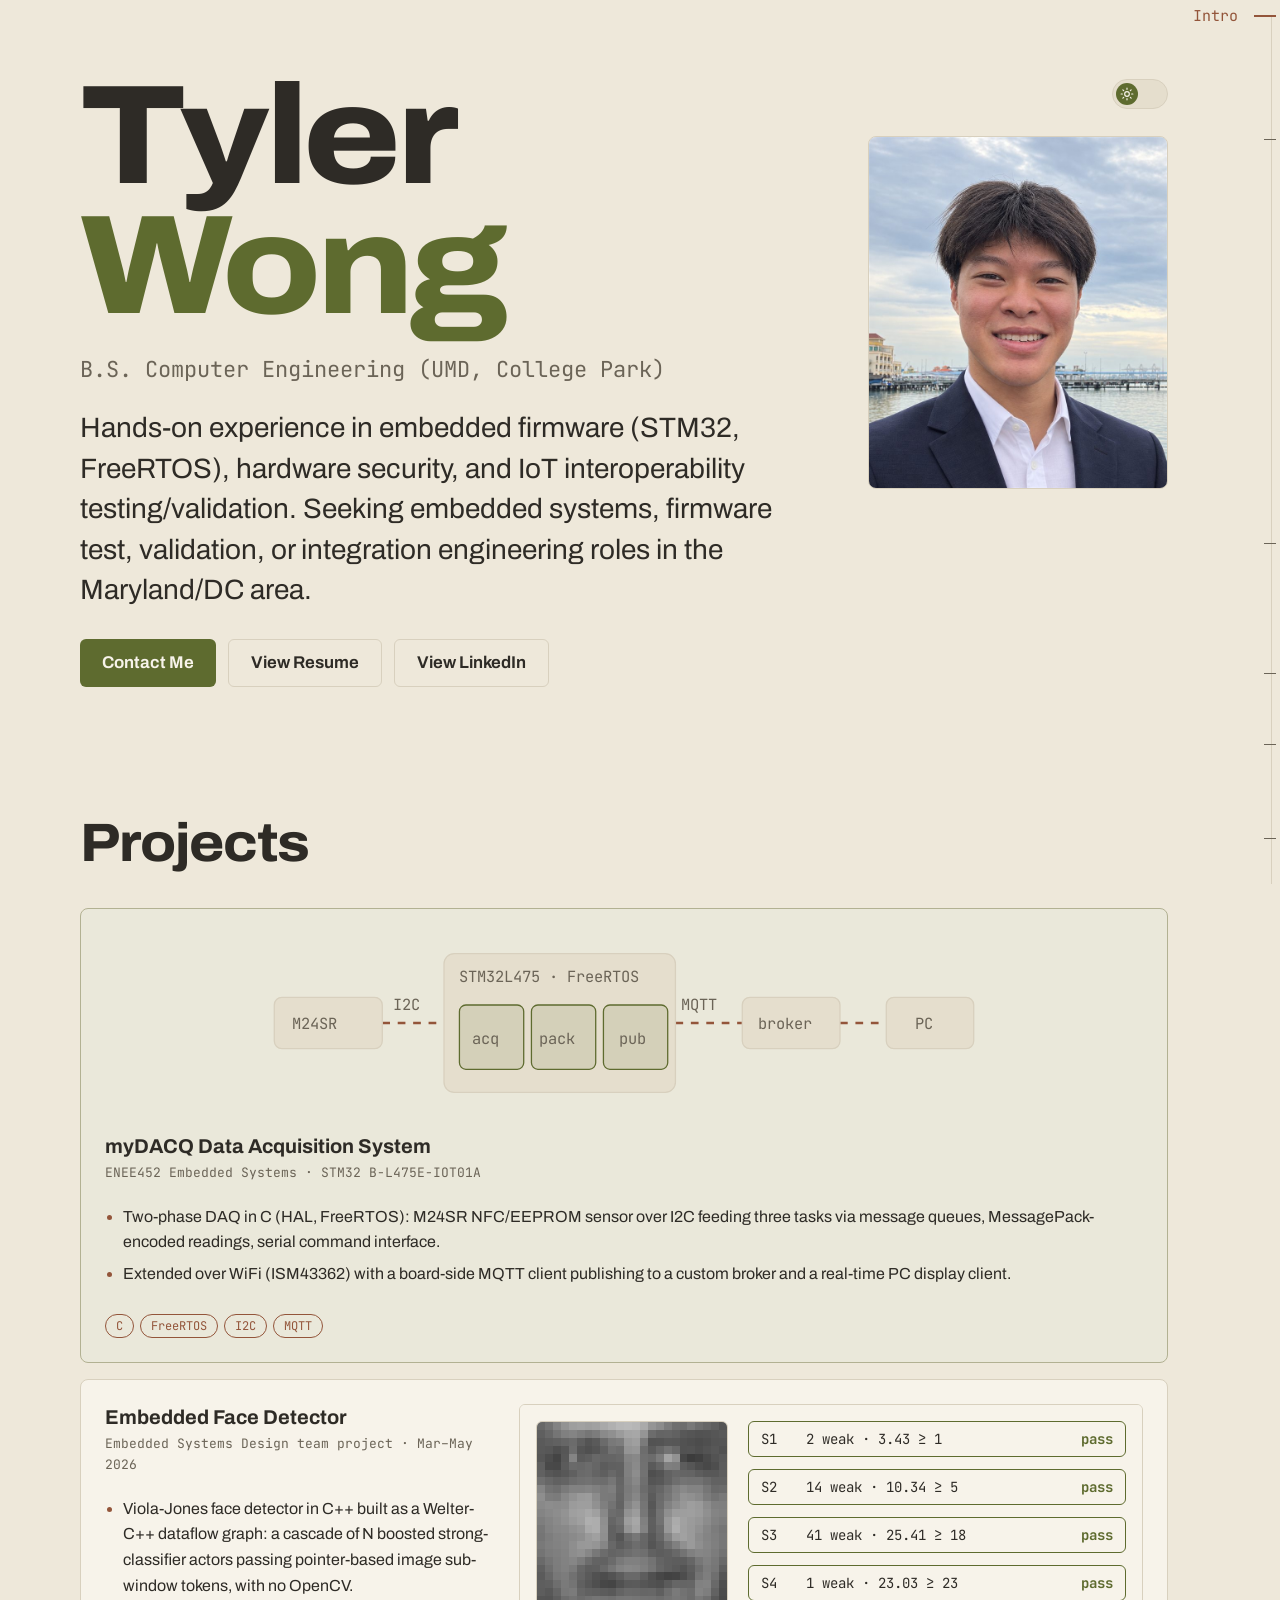
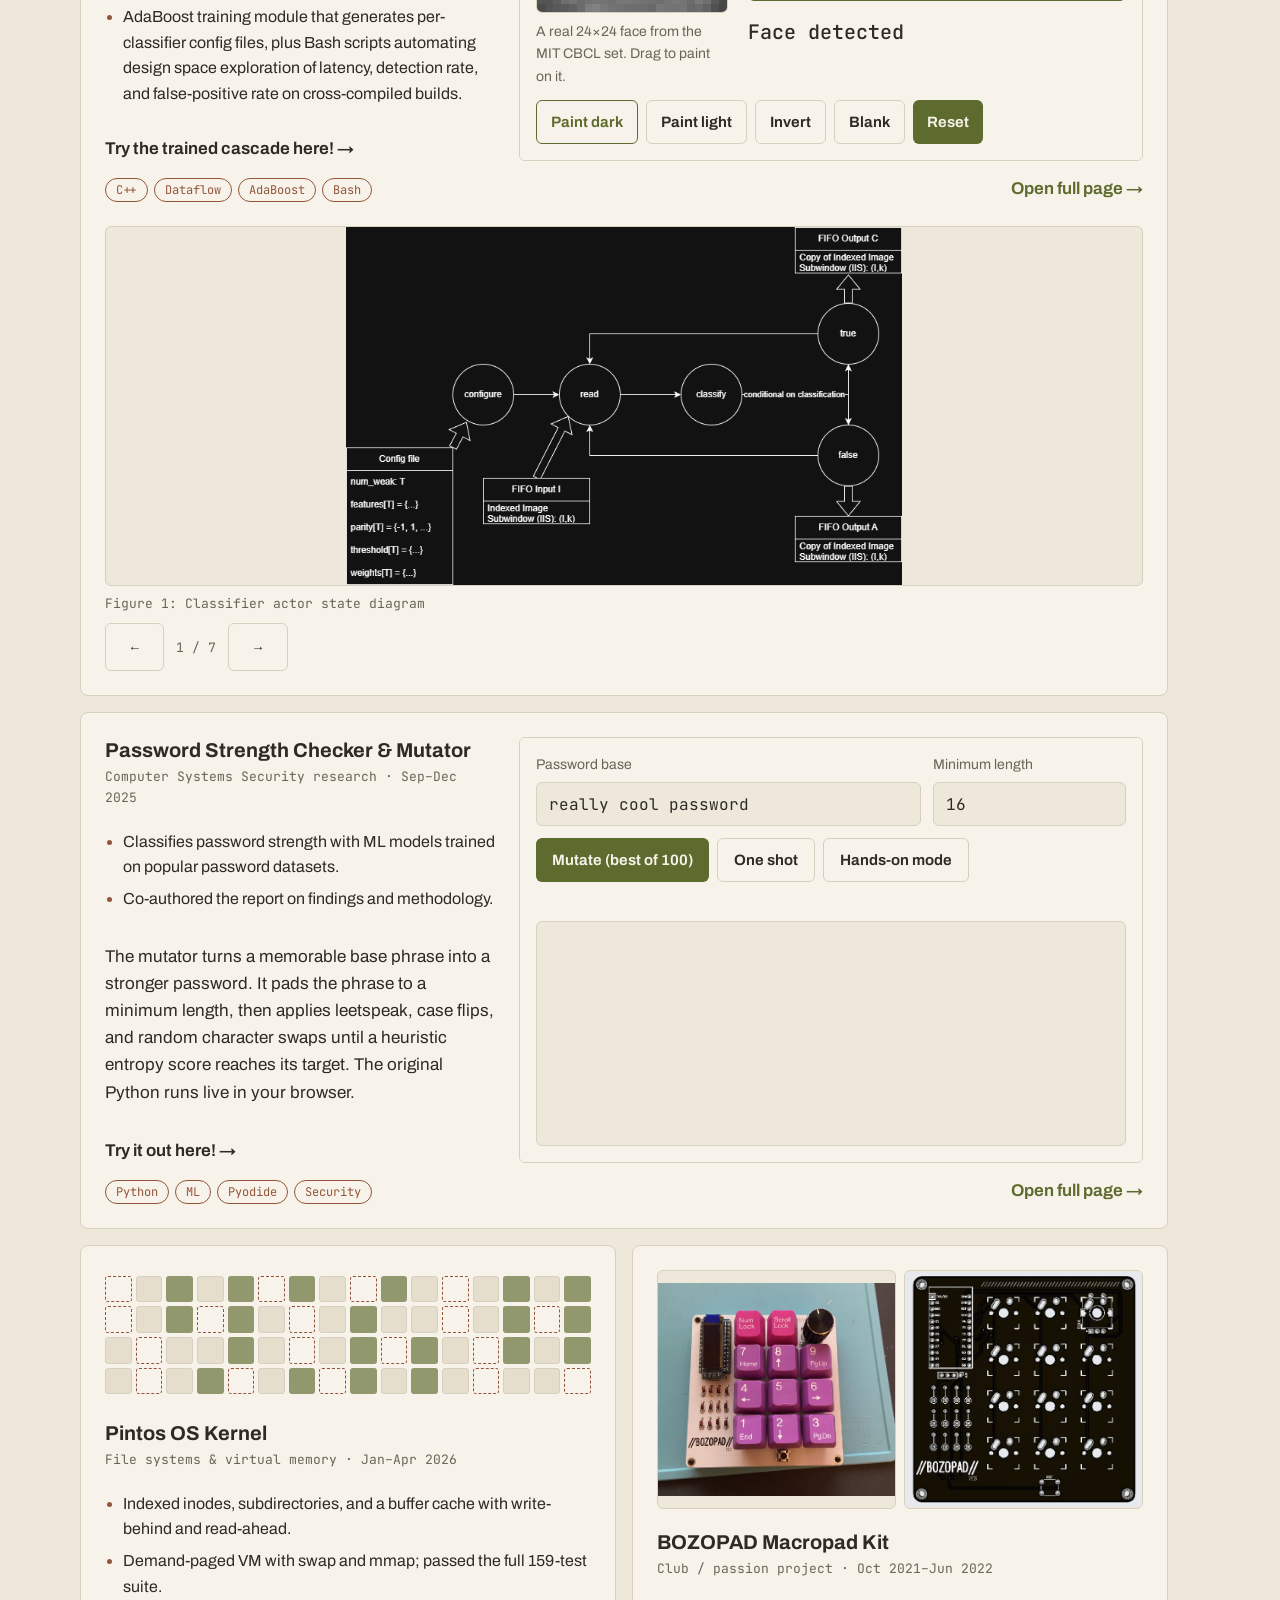
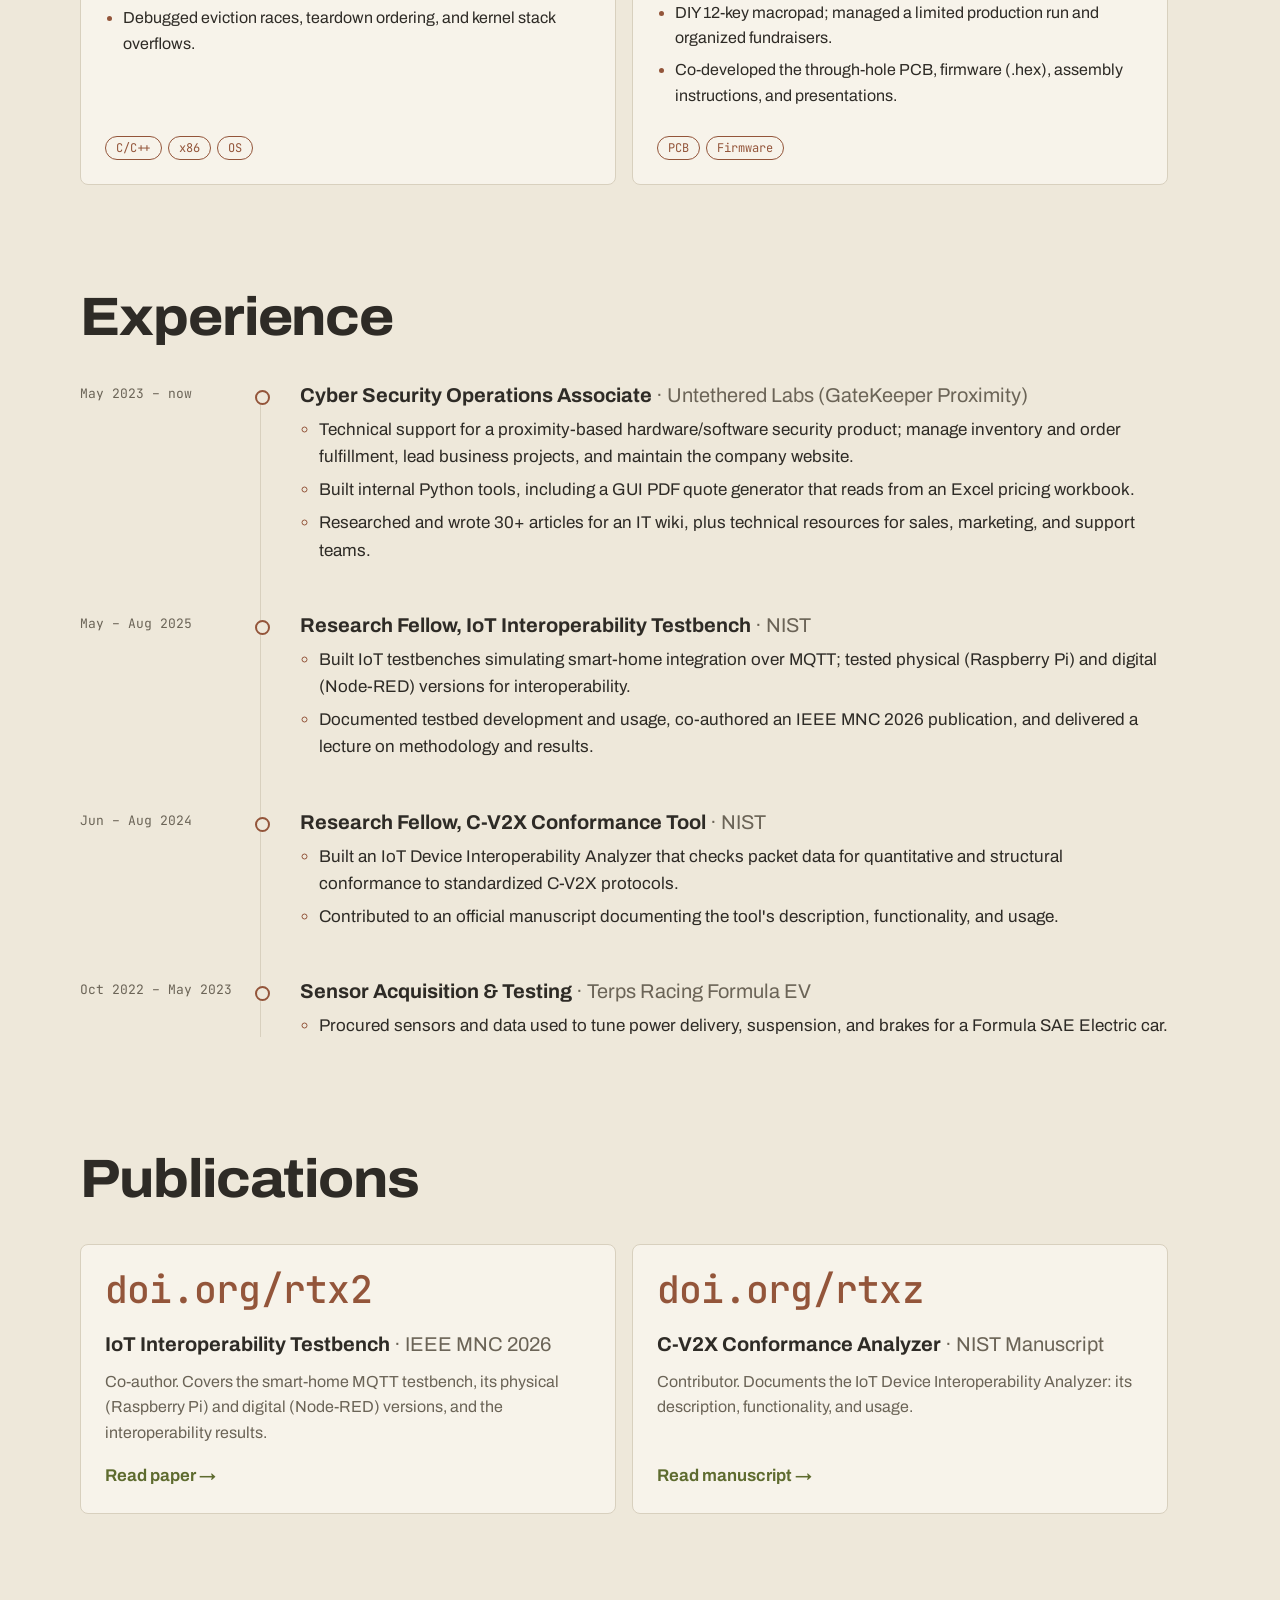
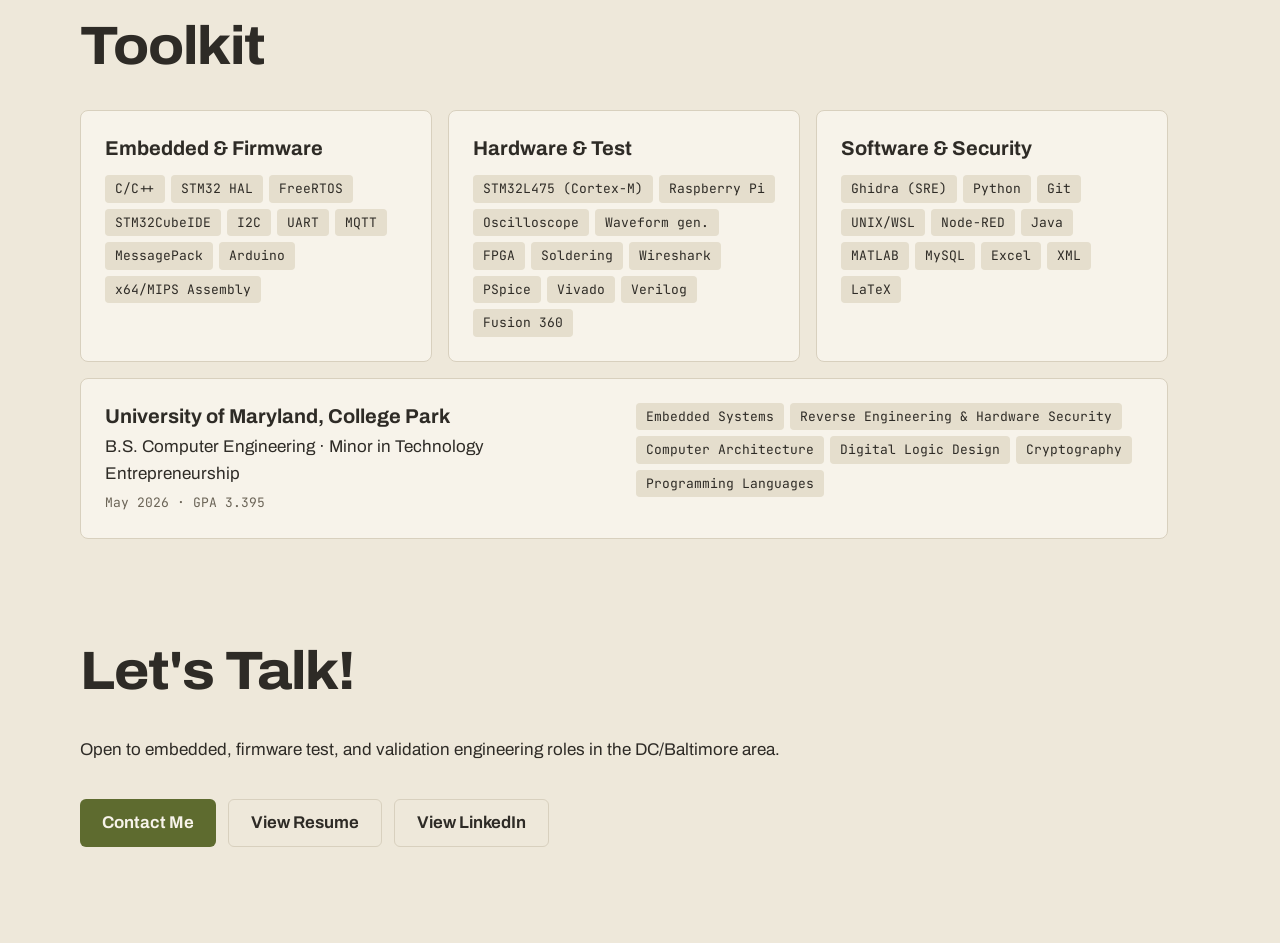
<file: index.html>
<!doctype html>
<html lang="en">
<head>
  <meta charset="utf-8">
  <meta name="viewport" content="width=device-width, initial-scale=1">
  <title>Tyler Wong — Computer Engineering Portfolio</title>
  <meta name="description" content="Computer engineer (UMD) working in embedded systems, hardware security, and IoT test/validation.">
  <link rel="preconnect" href="https://fonts.googleapis.com">
  <link rel="preconnect" href="https://fonts.gstatic.com" crossorigin>
  <link rel="stylesheet" href="https://fonts.googleapis.com/css2?family=Archivo:wdth,wght@100..125,400..800&family=JetBrains+Mono:wght@400;500&display=swap">
  <link rel="stylesheet" href="style.css?v=18">
  <script src="theme.js?v=7"></script>
  <script src="main.js?v=11" defer></script>
</head>
<body>
  <nav class="wrap nav">
    <div>
      <a href="#projects">Projects</a>
      <a href="#experience">Experience</a>
      <a href="#skills">Skills</a>
      <a href="#contact">Contact</a>
    </div>
  </nav>

  <!-- Desktop section rail beside the scrollbar; main.js places each tick where its section sits on the page -->
  <nav class="rail" aria-label="Sections">
    <div class="rail-fill"></div>
    <a href="#top" style="--y: 10%"><span>Intro</span></a>
    <a href="#projects" style="--y: 28%"><span>Projects</span></a>
    <a href="#experience" style="--y: 50%"><span>Experience</span></a>
    <a href="#publications" style="--y: 62%"><span>Publications</span></a>
    <a href="#skills" style="--y: 74%"><span>Skills</span></a>
    <a href="#contact" style="--y: 88%"><span>Contact</span></a>
  </nav>

  <header class="wrap hero" id="top">
    <button class="theme-switch" type="button" role="switch" aria-checked="false" aria-label="Dark mode"><span class="track" aria-hidden="true"><span class="knob"><svg class="sun" viewBox="0 0 24 24"><circle cx="12" cy="12" r="4"/><path d="M12 2v2M12 20v2M4.9 4.9l1.4 1.4M17.7 17.7l1.4 1.4M2 12h2M20 12h2M4.9 19.1l1.4-1.4M17.7 6.3l1.4-1.4"/></svg><svg class="moon" viewBox="0 0 24 24"><path d="M21 12.8A9 9 0 1 1 11.2 3a7 7 0 0 0 9.8 9.8z"/></svg></span></span></button>
    <div class="hero-text">
      <h1><span class="line"><span>Tyler</span></span><span class="line"><span>Wong</span></span></h1>
      <p class="tagline">B.S. Computer Engineering (UMD, College Park)</p>
      <p class="lede">Hands-on experience in embedded firmware (STM32, FreeRTOS), hardware security, and IoT interoperability testing/validation. Seeking embedded systems, firmware test, validation, or integration engineering roles in the Maryland/DC area.</p>
      <p class="links">
        <a class="btn" href="mailto:tylerwong03@gmail.com">Contact Me</a>
        <a class="btn ghost" href="twong_resume_v5.1.pdf" target="_blank" rel="noopener">View Resume</a>
        <a class="btn ghost" href="https://linkedin.com/in/tyler-wong-compeng">View LinkedIn</a>
      </p>
    </div>
    <figure class="portrait">
      <div class="frame">
        <img src="portrait.jpg" width="720" height="849" alt="Portrait of Tyler Wong">
      </div>
    </figure>
  </header>

  <main>
    <section id="projects" class="wrap">
      <h2>Projects</h2>
      <div class="bento">
        <!-- To add a live demo to a card: put it in demos/<name>/index.html, then add
             <a class="demo" href="demos/<name>/">Try it live →</a> inside the card. -->
        <article class="card flagship">
          <svg class="art" viewBox="0 0 560 140" aria-hidden="true">
            <path class="wire" d="M92 70H140M320 70H372M448 70H484"/>
            <text x="100" y="60">I2C</text><text x="324" y="60">MQTT</text>
            <rect x="8" y="50" width="84" height="40" rx="6"/><text x="22" y="75">M24SR</text>
            <rect x="140" y="16" width="180" height="108" rx="8"/><text x="152" y="38">STM32L475 · FreeRTOS</text>
            <rect class="task" x="152" y="56" width="50" height="50" rx="5"/><text x="162" y="86">acq</text>
            <rect class="task" x="208" y="56" width="50" height="50" rx="5"/><text x="214" y="86">pack</text>
            <rect class="task" x="264" y="56" width="50" height="50" rx="5"/><text x="276" y="86">pub</text>
            <rect x="372" y="50" width="76" height="40" rx="6"/><text x="384" y="75">broker</text>
            <rect x="484" y="50" width="68" height="40" rx="6"/><text x="506" y="75">PC</text>
          </svg>
          <h3>myDACQ Data Acquisition System</h3>
          <p class="meta">ENEE452 Embedded Systems · STM32 B-L475E-IOT01A</p>
          <ul>
            <li>Two-phase DAQ in C (HAL, FreeRTOS): M24SR NFC/EEPROM sensor over I2C feeding three tasks via message queues, MessagePack-encoded readings, serial command interface.</li>
            <li>Extended over WiFi (ISM43362) with a board-side MQTT client publishing to a custom broker and a real-time PC display client.</li>
          </ul>
          <p class="tags"><span>C</span><span>FreeRTOS</span><span>I2C</span><span>MQTT</span></p>
        </article>

        <article class="card wide">
          <div>
          <h3>Embedded Face Detector</h3>
          <p class="meta">Embedded Systems Design team project · Mar–May 2026</p>
          <ul>
            <li>Viola-Jones face detector in C++ built as a Welter-C++ dataflow graph: a cascade of N boosted strong-classifier actors passing pointer-based image sub-window tokens, with no OpenCV.</li>
            <li>AdaBoost training module that generates per-classifier config files, plus Bash scripts automating design space exploration of latency, detection rate, and false-positive rate on cross-compiled builds.</li>
          </ul>
          <p class="demo">Try the trained cascade here! →</p>
          <p class="tags"><span>C++</span><span>Dataflow</span><span>AdaBoost</span><span>Bash</span></p>
          </div>
          <div class="demo-side">
            <iframe src="demos/face-detector/?v=2" title="Face detector live demo" loading="lazy"></iframe>
            <a class="demo" href="demos/face-detector/">Open full page →</a>
          </div>
          <!-- Figures from the team's project report; main.js steps through them -->
          <div class="gallery" role="group" aria-roledescription="carousel" aria-label="Report figures">
            <figure><img src="images/efds/1-state-diagram.png" width="731" height="471" alt="State diagram of the classifier actor: configure, read, classify, then true or false, which loop back to read."><figcaption>Figure 1: Classifier actor state diagram</figcaption></figure>
            <figure hidden><img src="images/efds/2-haar-features.png" width="480" height="480" loading="lazy" alt="The selected Haar features overlaid on a 24 by 24 pixel face."><figcaption>Figure 2: Selected Haar features on an example face</figcaption></figure>
            <figure hidden><img src="images/efds/3-dataflow.jpg" width="1400" height="478" loading="lazy" alt="Dataflow graph: file source, a chain of strong classifiers each with a non-face reject sink, ending in a detection sink that writes metrics."><figcaption>Figure 3: Classifier dataflow graph</figcaption></figure>
            <figure hidden><img src="images/efds/4-training.png" width="929" height="212" loading="lazy" alt="Training flow: add weak classifiers until the stage meets its max false positive rate, then pass positives to the next stage."><figcaption>Figure 4: Cascade training flow</figcaption></figure>
            <figure hidden><img src="images/efds/5b-accuracy-vs-latency.png" width="1200" height="742" loading="lazy" alt="Scatter plot of 1 minus F-measure against average latency for 10 configurations; config-7 is lowest and fastest among accurate ones."><figcaption>Figure 5b: Accuracy vs. latency of 10 trained configurations</figcaption></figure>
            <figure hidden><img src="images/efds/5c-tpr-vs-fpr.png" width="1200" height="742" loading="lazy" alt="Scatter plot of 1 minus true positive rate against false positive rate for 10 configurations."><figcaption>Figure 5c: TPR vs. FPR of 10 trained configurations</figcaption></figure>
            <figure hidden><img src="images/efds/6-gantt.png" width="1168" height="757" loading="lazy" alt="Gantt chart of project tasks from March to May 2026."><figcaption>Figure 6: Project Gantt chart</figcaption></figure>
            <div class="gallery-nav">
              <button class="btn ghost" type="button" data-step="-1" aria-label="Previous figure">←</button>
              <span class="count" aria-live="polite">1 / 7</span>
              <button class="btn ghost" type="button" data-step="1" aria-label="Next figure">→</button>
            </div>
          </div>
        </article>

        <article class="card wide">
          <div>
            <h3>Password Strength Checker &amp; Mutator</h3>
            <p class="meta">Computer Systems Security research · Sep–Dec 2025</p>
            <ul>
              <li>Classifies password strength with ML models trained on popular password datasets.</li>
              <li>Co-authored the report on findings and methodology.</li>
            </ul>
            <p>The mutator turns a memorable base phrase into a stronger password. It pads the phrase to a minimum length,
              then applies leetspeak, case flips, and random character swaps until a heuristic entropy score reaches its
              target. The original Python runs live in your browser.</p>
            <p class="demo">Try it out here! →</p>
            <p class="tags"><span>Python</span><span>ML</span><span>Pyodide</span><span>Security</span></p>
          </div>
          <div class="demo-side">
            <iframe src="demos/password-mutator/" title="Password Mutator live demo" loading="lazy"></iframe>
            <a class="demo" href="demos/password-mutator/">Open full page →</a>
          </div>
        </article>

        <article class="card span3">
          <div class="art pages" aria-hidden="true"></div>
          <h3>Pintos OS Kernel</h3>
          <p class="meta">File systems &amp; virtual memory · Jan–Apr 2026</p>
          <ul>
            <li>Indexed inodes, subdirectories, and a buffer cache with write-behind and read-ahead.</li>
            <li>Demand-paged VM with swap and mmap; passed the full 159-test suite.</li>
            <li>Debugged eviction races, teardown ordering, and kernel stack overflows.</li>
          </ul>
          <p class="tags"><span>C/C++</span><span>x86</span><span>OS</span></p>
        </article>

        <article class="card span3">
          <div class="art photos">
            <img src="images/Bozopad_Complete_sm.jpg" width="529" height="475" loading="lazy" alt="Assembled BOZOPAD with purple and pink keycaps, an OLED screen, and a knob.">
            <img src="images/Bozopad_PCB_sm.jpg" width="560" height="555" loading="lazy" alt="BOZOPAD PCB layout: 12 key switch footprints, a rotary encoder, and a Pro Micro header.">
          </div>
          <h3>BOZOPAD Macropad Kit</h3>
          <p class="meta">Club / passion project · Oct 2021–Jun 2022</p>
          <ul>
            <li>DIY 12-key macropad; managed a limited production run and organized fundraisers.</li>
            <li>Co-developed the through-hole PCB, firmware (.hex), assembly instructions, and presentations.</li>
          </ul>
          <p class="tags"><span>PCB</span><span>Firmware</span></p>
        </article>
      </div>
    </section>

    <section id="experience" class="wrap">
      <h2>Experience</h2>
      <ol class="timeline">
        <li>
          <p class="when">May 2023 – now</p>
          <div>
            <h3>Cyber Security Operations Associate <span>· Untethered Labs (GateKeeper Proximity)</span></h3>
            <ul>
              <li>Technical support for a proximity-based hardware/software security product; manage inventory and order fulfillment, lead business projects, and maintain the company website.</li>
              <li>Built internal Python tools, including a GUI PDF quote generator that reads from an Excel pricing workbook.</li>
              <li>Researched and wrote 30+ articles for an IT wiki, plus technical resources for sales, marketing, and support teams.</li>
            </ul>
          </div>
        </li>
        <li>
          <p class="when">May – Aug 2025</p>
          <div>
            <h3>Research Fellow, IoT Interoperability Testbench <span>· NIST</span></h3>
            <ul>
              <li>Built IoT testbenches simulating smart-home integration over MQTT; tested physical (Raspberry Pi) and digital (Node-RED) versions for interoperability.</li>
              <li>Documented testbed development and usage, co-authored an IEEE MNC 2026 publication, and delivered a lecture on methodology and results.</li>
            </ul>
          </div>
        </li>
        <li>
          <p class="when">Jun – Aug 2024</p>
          <div>
            <h3>Research Fellow, C-V2X Conformance Tool <span>· NIST</span></h3>
            <ul>
              <li>Built an IoT Device Interoperability Analyzer that checks packet data for quantitative and structural conformance to standardized C-V2X protocols.</li>
              <li>Contributed to an official manuscript documenting the tool's description, functionality, and usage.</li>
            </ul>
          </div>
        </li>
        <li>
          <p class="when">Oct 2022 – May 2023</p>
          <div>
            <h3>Sensor Acquisition &amp; Testing <span>· Terps Racing Formula EV</span></h3>
            <ul>
              <li>Procured sensors and data used to tune power delivery, suspension, and brakes for a Formula SAE Electric car.</li>
            </ul>
          </div>
        </li>
      </ol>
    </section>

    <section id="publications" class="wrap">
      <h2>Publications</h2>
      <div class="pubs">
        <a class="card pub" href="https://doi.org/rtx2" target="_blank" rel="noopener">
          <span class="doi">doi.org/rtx2</span>
          <h3>IoT Interoperability Testbench <span>· IEEE MNC 2026</span></h3>
          <p>Co-author. Covers the smart-home MQTT testbench, its physical (Raspberry Pi) and digital (Node-RED) versions, and the interoperability results.</p>
          <span class="go">Read paper →</span>
        </a>
        <a class="card pub" href="https://doi.org/rtxz" target="_blank" rel="noopener">
          <span class="doi">doi.org/rtxz</span>
          <h3>C-V2X Conformance Analyzer <span>· NIST Manuscript</span></h3>
          <p>Contributor. Documents the IoT Device Interoperability Analyzer: its description, functionality, and usage.</p>
          <span class="go">Read manuscript →</span>
        </a>
      </div>
    </section>

    <section id="skills" class="wrap">
      <h2>Toolkit</h2>
      <div class="skills">
        <div class="card">
          <h3>Embedded &amp; Firmware</h3>
          <p class="chips"><span>C/C++</span><span>STM32 HAL</span><span>FreeRTOS</span><span>STM32CubeIDE</span><span>I2C</span><span>UART</span><span>MQTT</span><span>MessagePack</span><span>Arduino</span><span>x64/MIPS Assembly</span></p>
        </div>
        <div class="card">
          <h3>Hardware &amp; Test</h3>
          <p class="chips"><span>STM32L475 (Cortex-M)</span><span>Raspberry Pi</span><span>Oscilloscope</span><span>Waveform gen.</span><span>FPGA</span><span>Soldering</span><span>Wireshark</span><span>PSpice</span><span>Vivado</span><span>Verilog</span><span>Fusion 360</span></p>
        </div>
        <div class="card">
          <h3>Software &amp; Security</h3>
          <p class="chips"><span>Ghidra (SRE)</span><span>Python</span><span>Git</span><span>UNIX/WSL</span><span>Node-RED</span><span>Java</span><span>MATLAB</span><span>MySQL</span><span>Excel</span><span>XML</span><span>LaTeX</span></p>
        </div>
      </div>
      <div class="card edu">
        <div>
          <h3>University of Maryland, College Park</h3>
          <p>B.S. Computer Engineering · Minor in Technology Entrepreneurship</p>
          <p class="meta">May 2026 · GPA 3.395</p>
        </div>
        <p class="chips"><span>Embedded Systems</span><span>Reverse Engineering &amp; Hardware Security</span><span>Computer Architecture</span><span>Digital Logic Design</span><span>Cryptography</span><span>Programming Languages</span></p>
      </div>
    </section>

    <section id="contact" class="wrap contact">
      <h2>Let's Talk!</h2>
      <p>Open to embedded, firmware test, and validation engineering roles in the DC/Baltimore area.</p>
      <p class="links">
        <a class="btn" href="mailto:tylerwong03@gmail.com">Contact Me</a>
        <a class="btn ghost" href="twong_resume_v5.1.pdf" target="_blank" rel="noopener">View Resume</a>
        <a class="btn ghost" href="https://linkedin.com/in/tyler-wong-compeng">View LinkedIn</a>
      </p>
    </section>
  </main>

</body>
</html>
</file>
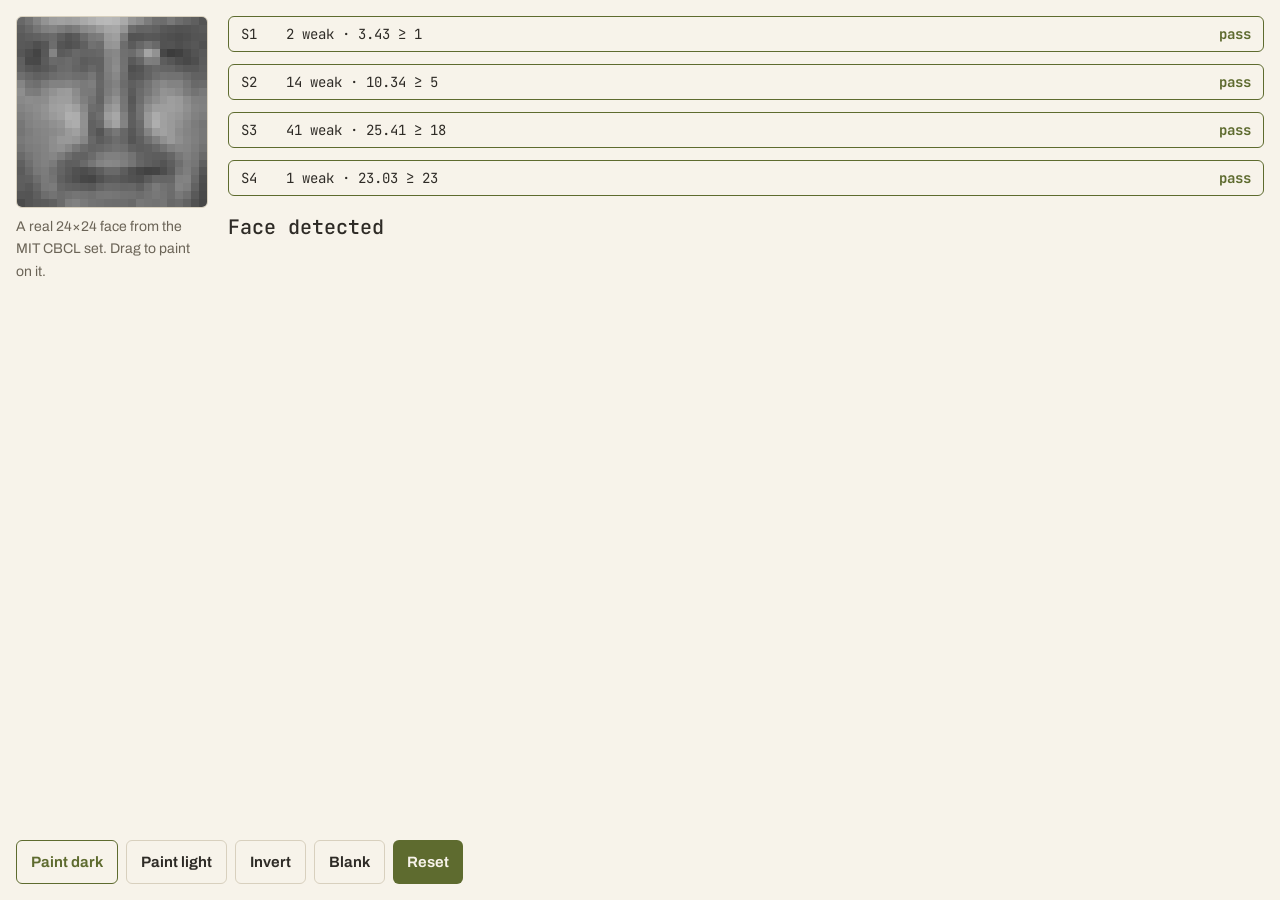
<file: demos/face-detector/index.html>
<!doctype html>
<html lang="en">
<head>
  <meta charset="utf-8">
  <meta name="viewport" content="width=device-width, initial-scale=1">
  <title>Face Detector — Live Demo</title>
  <link rel="stylesheet" href="https://fonts.googleapis.com/css2?family=Archivo:wdth,wght@100..125,400..800&family=JetBrains+Mono:wght@400;500&display=swap">
  <link rel="stylesheet" href="../../style.css?v=18">
  <script src="../../theme.js?v=7"></script>
  <style>
    /* Fill the iframe; any extra height goes above the button row */
    body { background: var(--surface); padding: 16px; min-height: 100vh; display: flex; }
    main { flex: 1; display: flex; flex-direction: column; padding: 0; }
    main .row { margin-top: auto; padding-top: 12px; }
    .demo-grid { display: grid; grid-template-columns: auto 1fr; gap: 20px; align-items: start; }
    canvas { display: block; width: 192px; height: 192px; image-rendering: pixelated; border: 1px solid var(--line); border-radius: 6px; touch-action: none; cursor: crosshair; }
    .hint { font-size: 14px; color: var(--muted); margin: 8px 0 0; max-width: 192px; }
    .row { display: flex; gap: 8px; flex-wrap: wrap; }
    .btn { min-height: 44px; padding: 0 14px; font-size: 15px; border: 0; cursor: pointer; font-family: inherit; }
    .btn.ghost { border: 1px solid var(--line); }
    .btn[aria-pressed="true"] { border-color: var(--accent); color: var(--accent); }
    ol { list-style: none; padding: 0; margin: 0; display: grid; gap: 6px; }
    li { font: 14px var(--mono); display: grid; grid-template-columns: 2.5em 1fr auto; gap: 10px; padding: 8px 12px; border: 1px solid var(--line); border-radius: 6px; color: var(--muted); }
    li.pass { border-color: var(--accent); color: var(--text); }
    li.pass b { color: var(--accent); }
    li.fail { border-color: var(--accent-2); color: var(--text); }
    li.fail b { color: var(--accent-2); }
    #verdict { font: 500 20px var(--mono); margin: 12px 0 0; }
    /* Instant hover/focus hint above each button (native title tooltips are slow) */
    .row .btn { position: relative; }
    .row .btn[data-tip]:is(:hover, :focus-visible)::after { content: attr(data-tip); position: absolute; bottom: calc(100% + 6px); left: 0; z-index: 1; white-space: nowrap; font: 12px var(--mono); color: var(--text); background: var(--bg); border: 1px solid var(--line); border-radius: 4px; padding: 4px 8px; pointer-events: none; }
    .row .btn[data-tip]:last-child::after { left: auto; right: 0; }
    @media (max-width: 480px) { .demo-grid { grid-template-columns: 1fr; } }
  </style>
</head>
<body>
  <main id="content">
    <div class="demo-grid">
      <div>
        <canvas id="img" width="24" height="24" aria-label="24 by 24 pixel test image. Drag to paint on it."></canvas>
        <p class="hint">A real 24×24 face from the MIT CBCL set. Drag to paint on it.</p>
      </div>
      <div>
        <ol id="stages"></ol>
        <p id="verdict" role="status"></p>
      </div>
    </div>
    <div class="row">
      <button class="btn ghost" id="dark" data-tip="Brush paints dark pixels" aria-pressed="true">Paint dark</button>
      <button class="btn ghost" id="light" data-tip="Brush paints light pixels" aria-pressed="false">Paint light</button>
      <button class="btn ghost" id="invert" data-tip="Swap dark and light pixels">Invert</button>
      <button class="btn ghost" id="blank" data-tip="Clear to a flat gray image">Blank</button>
      <button class="btn" id="reset" data-tip="Restore the original face">Reset</button>
    </div>
  </main>

  <script>
    // The team's trained cascade (config-7: 4 strong / 58 weak classifiers), copied from
    // data/strong-configs/config-7. First line "<num weak> <stage threshold>", then one
    // "<type> <x> <y> <w> <h> <threshold> <polarity> <alpha>" line per weak classifier.
    const STAGES = [
      `2 1
1 10 4 2 9 -81 1 1.85565804
0 5 5 2 6 145 -1 1.57597507`,
      `14 5
0 18 4 5 8 617 -1 1.26746679
0 7 19 2 4 21 -1 1.17886075
0 7 0 9 4 -414 1 1.13431826
1 15 12 6 1 -20 1 1.04107848
4 0 1 2 6 -13 1 0.99479834
0 18 22 6 2 -3 1 0.93753234
0 11 10 1 6 -42 1 0.95580835
0 16 0 8 2 107 -1 1.05352349
1 13 1 2 10 65 -1 1.02523399
4 0 0 2 2 -5 1 0.79418987
0 6 5 2 4 29 -1 0.91975783
4 10 0 2 8 20 -1 0.88917040
2 3 3 20 9 -10243 1 0.83873593
1 4 9 4 6 31 -1 0.97467269`,
      `41 18
1 0 0 10 1 -109 1 0.98089700
0 21 13 3 2 -5 1 0.95932224
1 0 22 6 2 -48 1 1.02863436
0 15 19 3 4 21 -1 0.99126217
0 14 6 7 2 53 -1 0.97037788
0 11 10 4 2 4 -1 0.92136293
4 14 0 10 2 41 -1 0.87308597
4 5 12 14 12 -478 -1 0.89860351
2 20 1 1 12 -878 1 0.93215003
1 22 12 2 1 1 -1 0.97160945
0 21 21 1 2 -2 1 0.88831901
4 10 6 2 18 -70 1 0.81790398
0 12 14 2 4 30 -1 0.89400662
0 6 9 2 12 -82 1 0.95687247
4 6 9 2 4 -7 1 0.82640176
2 3 3 11 9 -2910 -1 0.86654008
0 7 9 6 2 -10 -1 0.99423871
0 22 11 2 10 -75 1 0.90201634
0 14 14 1 2 5 -1 0.91604625
0 7 14 10 2 -80 1 0.89976233
4 1 11 22 6 308 1 0.93770711
4 0 6 2 2 3 -1 0.78352262
4 6 9 14 10 -299 -1 0.91149750
4 0 0 4 2 -18 1 0.83390846
1 15 7 8 8 -58 1 0.84140147
4 7 14 2 4 6 -1 0.87177359
4 1 1 4 8 -3 1 0.88985839
0 1 22 2 2 -3 1 0.84600571
0 16 19 1 2 3 -1 0.87698786
1 5 9 2 2 21 1 0.85697955
0 12 14 5 2 -71 1 0.85681389
1 4 12 4 1 10 -1 0.85598230
1 14 7 4 1 6 1 0.84574017
0 13 7 7 2 22 -1 0.86283164
0 9 13 5 4 100 -1 0.91009982
4 3 20 6 4 18 -1 0.88579274
1 13 4 2 20 105 -1 0.79633998
4 14 22 6 2 -3 1 0.85904834
1 10 6 2 1 -20 1 0.92029472
0 7 3 1 10 64 -1 0.95613182
0 4 4 3 2 29 -1 0.90974316`,
      `1 23
1 13 0 8 14 -1447 -1 23.02585093`
    ];
    const FACE = [
      104,115,131,147,158,161,158,161,169,176,183,185,182,170,149,140,124,111,109,120,109,102,95,84,
      95,104,117,128,132,125,118,124,138,144,155,165,167,149,108,100,101,97,88,85,82,83,86,89,
      90,94,97,102,107,94,84,90,107,121,125,154,159,123,83,84,88,87,82,79,76,79,84,85,
      89,87,79,86,109,85,80,85,96,113,109,148,151,109,91,103,115,105,82,83,78,83,87,81,
      86,77,68,88,132,91,95,104,100,101,104,132,136,112,108,124,164,146,71,60,64,74,83,89,
      95,73,72,91,106,104,108,102,92,96,97,128,138,113,90,101,127,125,93,86,77,72,78,91,
      97,87,83,88,96,106,108,100,95,104,97,128,141,114,79,84,98,104,101,100,93,88,88,94,
      111,103,97,100,108,112,114,110,109,118,101,125,136,111,85,88,99,110,116,114,114,106,98,98,
      133,115,111,122,130,130,133,128,122,126,103,122,130,108,95,102,115,129,137,131,131,118,105,107,
      142,125,123,136,146,154,156,140,122,121,101,124,135,113,91,107,119,133,147,144,138,124,115,121,
      137,141,139,141,155,158,158,145,127,115,99,132,146,117,87,109,130,142,151,158,154,140,128,127,
      132,137,141,147,159,162,168,160,136,109,105,146,156,119,91,115,143,157,158,159,155,144,132,129,
      126,132,138,145,154,160,175,173,143,102,111,157,167,128,95,114,153,171,161,155,150,140,129,124,
      119,130,135,137,144,149,169,173,145,97,104,148,163,131,94,107,152,174,160,154,145,134,124,117,
      117,125,131,134,138,143,154,160,143,97,85,108,119,103,88,103,132,156,161,154,140,132,126,119,
      121,127,130,133,142,152,153,149,134,104,92,100,109,102,85,95,112,128,144,154,143,134,127,119,
      116,124,127,131,141,145,135,120,108,100,103,109,114,111,97,93,96,104,115,128,134,132,124,114,
      106,117,125,130,134,124,109,99,98,107,121,128,128,124,115,100,95,93,93,102,119,128,120,105,
      96,111,124,129,123,103,94,95,105,118,131,136,134,127,117,102,95,90,84,94,110,124,118,95,
      91,104,120,124,113,100,90,81,77,83,93,105,105,93,80,71,66,68,77,90,116,126,111,85,
      94,96,110,122,116,96,87,79,71,69,81,90,91,86,82,79,91,102,101,102,129,131,105,78,
      93,88,101,120,123,102,97,95,92,89,100,106,105,102,103,95,110,122,114,109,132,126,98,75,
      85,84,94,109,115,108,113,117,115,112,118,119,117,114,113,109,115,120,116,108,121,112,89,73,
      75,84,89,91,96,107,125,129,121,115,113,110,109,109,105,119,116,114,117,104,108,98,81,71
    ]; // test/actor/test01/0001.txt, row-major grayscale
    const N = 24;

    const cascade = STAGES.map((txt) => {
      const [head, ...lines] = txt.trim().split("\n");
      return { threshold: +head.split(" ")[1], weak: lines.map((l) => l.split(" ").map(Number)) };
    });

    // Rectangles with +1/-1 weights per Haar feature type, as in classifier.cpp CONFIGURE
    function rects(t, x, y, w, h) {
      const w2 = w / 2 | 0, h2 = h / 2 | 0, w3 = w / 3 | 0, h3 = h / 3 | 0;
      return [
        [[x, y, w, h2, -1], [x, y + h2, w, h2, 1]],
        [[x, y, w2, h, 1], [x + w2, y, w2, h, -1]],
        [[x, y, w, h3, -1], [x, y + h3, w, h3, 1], [x, y + 2 * h3, w, h3, -1]],
        [[x, y, w3, h, -1], [x + w3, y, w3, h, 1], [x + 2 * w3, y, w3, h, -1]],
        [[x, y, w2, h2, 1], [x + w2, y, w2, h2, -1], [x, y + h2, w2, h2, -1], [x + w2, y + h2, w2, h2, 1]],
      ][t];
    }

    // Same math as classifier_classify.cpp: integral image, weak votes, alpha-weighted sum vs stage threshold
    function classify(px) {
      const ii = Array.from({ length: N + 1 }, () => new Float64Array(N + 1));
      for (let y = 0; y < N; y++) {
        let row = 0;
        for (let x = 0; x < N; x++) { row += px[y * N + x]; ii[y + 1][x + 1] = ii[y][x + 1] + row; }
      }
      const sum = (x, y, w, h) => ii[y + h][x + w] - ii[y][x + w] - ii[y + h][x] + ii[y][x];
      const results = [];
      for (const s of cascade) {
        let score = 0;
        for (const [t, x, y, w, h, th, p, a] of s.weak) {
          const f = rects(t, x, y, w, h).reduce((acc, [rx, ry, rw, rh, wt]) => acc + wt * sum(rx, ry, rw, rh), 0);
          if (p * f < p * th) score += a;
        }
        results.push({ score, pass: score >= s.threshold });
        if (score < s.threshold) break; // rejected: later stages never run
      }
      return results;
    }
    // Self-check: the unedited face passes every stage, a blank image fails stage 1
    console.assert(classify(FACE).length === 4 && classify(FACE).every((r) => r.pass), "face should pass");
    console.assert(!classify(FACE.map(() => 128))[0].pass, "blank should be rejected");

    const $ = (id) => document.getElementById(id);
    const ctx = $("img").getContext("2d");
    const frame = ctx.createImageData(N, N);
    let px = FACE.slice(), brush = 20;

    function update() {
      px.forEach((v, i) => frame.data.set([v, v, v, 255], i * 4));
      ctx.putImageData(frame, 0, 0);
      const r = classify(px);
      $("stages").innerHTML = cascade.map((s, i) => {
        const res = r[i];
        if (!res) return `<li><span>S${i + 1}</span><span>${s.weak.length} weak · not run</span><b></b></li>`;
        return `<li class="${res.pass ? "pass" : "fail"}"><span>S${i + 1}</span><span>${s.weak.length} weak · ${res.score.toFixed(2)} ${res.pass ? "≥" : "<"} ${s.threshold}</span><b>${res.pass ? "pass" : "reject"}</b></li>`;
      }).join("");
      $("verdict").textContent = r[r.length - 1].pass ? "Face detected" : `Rejected at S${r.length}`;
    }

    // Paint a 2x2 brush under the pointer
    function paint(e) {
      const b = e.target.getBoundingClientRect();
      const x = Math.floor((e.clientX - b.left) / b.width * N), y = Math.floor((e.clientY - b.top) / b.height * N);
      for (let dy = 0; dy < 2; dy++) for (let dx = 0; dx < 2; dx++) {
        const cx = x + dx, cy = y + dy;
        if (cx >= 0 && cx < N && cy >= 0 && cy < N) px[cy * N + cx] = brush;
      }
      update();
    }
    $("img").addEventListener("pointerdown", (e) => { e.target.setPointerCapture(e.pointerId); paint(e); });
    $("img").addEventListener("pointermove", (e) => { if (e.buttons) paint(e); });

    const setBrush = (v) => { brush = v; $("dark").setAttribute("aria-pressed", v < 128); $("light").setAttribute("aria-pressed", v >= 128); };
    $("dark").onclick = () => setBrush(20);
    $("light").onclick = () => setBrush(230);
    $("invert").onclick = () => { px = px.map((v) => 255 - v); update(); };
    $("blank").onclick = () => { px.fill(128); update(); };
    $("reset").onclick = () => { px = FACE.slice(); update(); };
    update();

    // Give the embedding iframe at least the natural content height (+32 body padding, +2 iframe borders; same origin only)
    const natural = () => document.querySelector(".demo-grid").offsetHeight + document.querySelector(".row").offsetHeight + 34;
    if (frameElement) new ResizeObserver(() => (frameElement.style.minHeight = natural() + "px")).observe($("content"));
  </script>
</body>
</html>
</file>
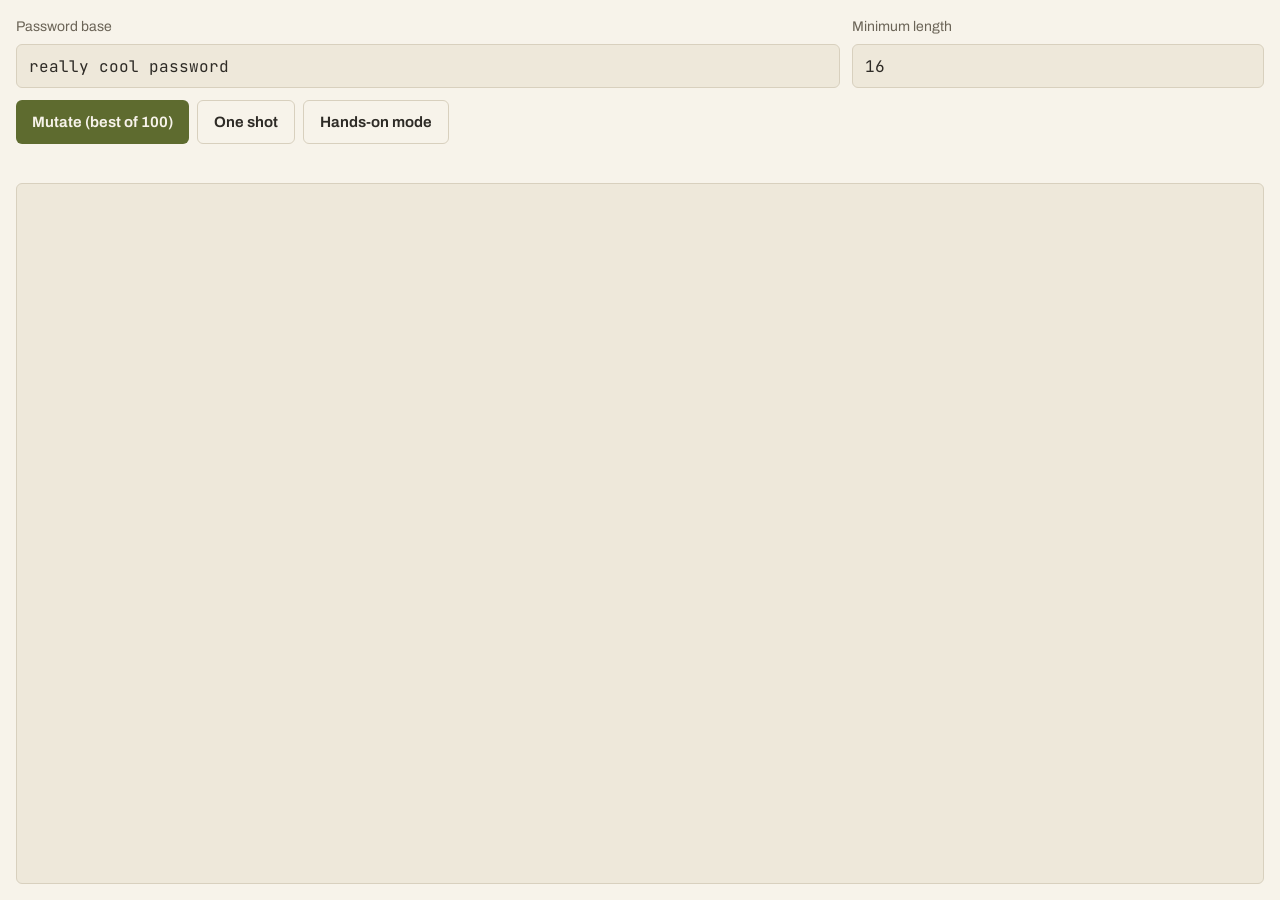
<file: demos/password-mutator/index.html>
<!doctype html>
<html lang="en">
<head>
  <meta charset="utf-8">
  <meta name="viewport" content="width=device-width, initial-scale=1">
  <title>Password Mutator — Live Demo</title>
  <link rel="stylesheet" href="https://fonts.googleapis.com/css2?family=Archivo:wdth,wght@100..125,400..800&family=JetBrains+Mono:wght@400;500&display=swap">
  <link rel="stylesheet" href="../../style.css?v=18">
  <script src="../../theme.js?v=7"></script>
  <style>
    /* Fill the iframe: extra height goes to the output log, not empty space */
    body { background: var(--surface); padding: 16px; min-height: 100vh; display: flex; flex-direction: column; }
    form { display: grid; grid-template-columns: 2fr 1fr; gap: 12px; }
    label { font-size: 14px; color: var(--muted); display: grid; gap: 6px; }
    input { font: 16px var(--mono); color: var(--text); background: var(--bg); border: 1px solid var(--line); border-radius: 6px; padding: 10px 12px; min-height: 44px; width: 100%; }
    .row { display: flex; gap: 8px; flex-wrap: wrap; margin-top: 12px; }
    .btn { min-height: 44px; padding: 0 16px; font-size: 15px; border: 0; cursor: pointer; font-family: inherit; }
    .btn.ghost { border: 1px solid var(--line); }
    .btn:disabled { opacity: 0.5; cursor: wait; }
    #handson { margin-top: 16px; padding-top: 16px; border-top: 1px solid var(--line); }
    #current { font: 500 20px var(--mono); color: var(--accent); word-break: break-all; margin: 4px 0; }
    #status { font-size: 14px; color: var(--muted); min-height: 1.6em; margin: 12px 0 4px; }
    #out { font: 13px/1.6 var(--mono); white-space: pre-wrap; word-break: break-all; background: var(--bg); border: 1px solid var(--line); border-radius: 6px; padding: 12px; flex: 1; min-height: 150px; overflow-y: auto; margin: 0; }
    @media (max-width: 480px) { form { grid-template-columns: 1fr; } }
  </style>
</head>
<body>
  <form id="setup" onsubmit="return false">
    <label>Password base <input id="base" value="really cool password" maxlength="64" autocomplete="off" spellcheck="false"></label>
    <label>Minimum length <input id="len" type="number" min="1" max="64" step="1" value="16" required></label>
  </form>

  <div class="row">
    <button class="btn" id="iterate">Mutate (best of 100)</button>
    <button class="btn ghost" id="oneshot">One shot</button>
    <button class="btn ghost" id="start">Hands-on mode</button>
  </div>

  <div id="handson" hidden>
    <div class="meta">Current password · heuristic entropy <span id="ent"></span></div>
    <p id="current"></p>
    <div class="row">
      <button class="btn ghost" data-cmd="length">Change length</button>
      <button class="btn ghost" data-cmd="repeat">Repeat chunk</button>
      <button class="btn ghost" data-cmd="caps">Randomize caps</button>
      <button class="btn ghost" data-cmd="leet">Leet</button>
      <button class="btn ghost" data-cmd="replace">Randomly replace</button>
      <button class="btn ghost" data-cmd="reverse">Reverse</button>
      <button class="btn ghost" data-cmd="undo">Undo</button>
    </div>
  </div>

  <p id="status" role="status"></p>
  <div id="out" aria-live="polite" aria-label="Program output"></div>

  <script>
    // Runs the original Password_Mutator.py unchanged via Pyodide; this script only replaces its CLI.
    const $ = (id) => document.getElementById(id);
    const out = $("out");
    const log = (s) => { out.textContent += s + "\n"; out.scrollTop = out.scrollHeight; };
    const f = (x) => x.toFixed(2);
    let pyReady = null, PasswordMutator = null, m = null, strs = [];

    function loadPython() {
      pyReady ??= new Promise((resolve, reject) => {
        const s = document.createElement("script");
        s.src = "https://cdn.jsdelivr.net/pyodide/v0.26.4/full/pyodide.js";
        s.onload = resolve;
        s.onerror = () => reject(new Error("Could not load Pyodide. Check your connection."));
        document.head.append(s);
      }).then(async () => {
        const py = await loadPyodide();
        py.setStdout({ batched: log });
        const res = await fetch("Password_Mutator.py");
        if (!res.ok) throw new Error("Could not fetch Password_Mutator.py");
        py.FS.writeFile("Password_Mutator.py", await res.text());
        py.runPython("import sys; sys.path.insert(0, '.')");
        PasswordMutator = py.pyimport("Password_Mutator").PasswordMutator;
      }).catch((e) => { pyReady = null; throw e; });
      return pyReady;
    }

    const buttons = () => document.querySelectorAll("button");
    async function run(fn) {
      if (!$("setup").reportValidity()) return;
      buttons().forEach((b) => (b.disabled = true));
      try {
        if (!PasswordMutator) {
          $("status").textContent = "Loading Python in your browser (first run only, about 10 MB)…";
          await loadPython();
        }
        $("status").textContent = "";
        fn();
      } catch (e) {
        $("status").textContent = "";
        log("Error: " + e.message);
      } finally {
        buttons().forEach((b) => (b.disabled = false));
      }
    }

    // Same arguments as the CLI: PasswordMutator(pw, minimum_length, 60.0, 100)
    function newMutator() {
      m?.destroy();
      m = PasswordMutator($("base").value, Number($("len").value), 60.0, 100);
    }

    // Mode 0
    $("iterate").onclick = () => run(() => {
      log("— Mutate (best of 100) —");
      newMutator();
      const mutated = m.mutate_total();
      log("Final heuristic entropy: " + f(m.heuristic_entropy(mutated)));
      log("Computed password: " + mutated);
    });

    // Mode 1
    $("oneshot").onclick = () => run(() => {
      log("— One shot —");
      const pw = $("base").value;
      newMutator();
      log("Original heuristic entropy: " + f(m.heuristic_entropy(pw)));
      let mutated = m.mutate_to_length(pw);
      log("Length-mutated heuristic entropy: " + f(m.heuristic_entropy(mutated)));
      log("Length Mutated Password: " + mutated);
      mutated = m.mutate_to_entropy(mutated);
      log("Character-mutated heuristic entropy: " + f(m.heuristic_entropy(mutated)));
      log("Final Mutated password: " + mutated);
    });

    // Mode 2
    function render() {
      const curr = strs[strs.length - 1];
      $("current").textContent = curr || "(empty)";
      $("ent").textContent = f(m.heuristic_entropy(curr));
    }
    $("start").onclick = () => run(() => {
      log("— Hands-on mode —");
      newMutator();
      strs = [$("base").value];
      $("handson").hidden = false;
      render();
    });
    const commands = {
      length: (c) => { m.minimum_length = Number($("len").value); return m.mutate_to_length(c); },
      repeat: (c) => m.repeat_section(c, m.base.length),
      caps: (c) => m.mutate_case(c, 2),
      leet: (c) => m.substitute_character(c, 9),
      replace: (c) => m.mutate_characters(c, 6),
      reverse: (c) => m.reverse(c),
    };
    document.querySelectorAll("[data-cmd]").forEach((b) => {
      b.onclick = () => run(() => {
        const cmd = b.dataset.cmd;
        if (cmd === "undo") { if (strs.length > 1) strs.pop(); }
        else strs.push(commands[cmd](strs[strs.length - 1]));
        render();
      });
    });

    // Give the embedding iframe at least this page's natural height (log at 150px, +2 for iframe borders) so it never scrolls
    const natural = () => document.body.offsetHeight - out.offsetHeight + 150 + 2;
    if (frameElement) new ResizeObserver(() => (frameElement.style.minHeight = natural() + "px")).observe(document.body);
  </script>
</body>
</html>
</file>
<file: style.css>
/* Tokens: see design-system/tyler-wong-portfolio/MASTER.md */
:root {
  /* Dark: sumi ink */
  --bg: #232220;
  --surface: #2b2a27;
  --surface-2: #33322e;
  --text: #ece6d8;
  --muted: #a59e90;
  --line: #3d3b37;
  --accent: #9daa62;
  --accent-ink: #232220;
  --accent-2: #c98a68;
  --mono: "JetBrains Mono", ui-monospace, Consolas, monospace;
  --ease: cubic-bezier(0.2, 0.7, 0.1, 1);
  color-scheme: dark;
}
/* theme.js sets data-theme before paint (saved choice, else system setting) */
:root[data-theme="light"] {
  /* Light: moss and paper */
  --bg: #eee8da;
  --surface: #f7f3ea;
  --surface-2: #e5decd;
  --text: #2e2b26;
  --muted: #6b6457;
  --line: #d8d0be;
  --accent: #5e6b2f;
  --accent-ink: #f7f3ea;
  --accent-2: #93553a;
  color-scheme: light;
}

* { box-sizing: border-box; }
html { scroll-behavior: smooth; }
body {
  margin: 0;
  background: var(--bg);
  color: var(--text);
  font: 17px/1.6 Archivo, system-ui, sans-serif;
  overflow-x: hidden;
}

a { color: var(--accent); text-underline-offset: 3px; }
:focus-visible { outline: 2px solid var(--accent); outline-offset: 3px; border-radius: 4px; }
.wrap { max-width: 1120px; margin-inline: auto; padding-inline: 16px; }

/* Nav */
.nav { display: flex; justify-content: space-between; align-items: center; padding-top: 20px; padding-bottom: 20px; }
.nav div { display: flex; gap: 4px; flex-wrap: wrap; }
.nav a { color: var(--muted); text-decoration: none; font-size: 15px; padding: 10px 10px; }
.nav a:hover { color: var(--text); }

/* Hero */
.hero { position: relative; padding-top: 72px; padding-bottom: 24px; display: grid; grid-template-columns: 1fr auto; gap: 48px; align-items: start; }
/* margin-top clears the theme switch above it */
.portrait { width: clamp(220px, 26vw, 300px); margin: 64px 0 0; }
.portrait .frame { position: relative; border-radius: 8px; overflow: hidden; border: 1px solid var(--line); }
.portrait img { display: block; width: 100%; height: auto; }
.portrait figcaption { font: 12px/1.5 var(--mono); color: var(--muted); margin-top: 10px; }
/* Detection box: corner brackets drawn with 8 background strips, positioned over the face */
.detect {
  --c: var(--accent-2);
  position: absolute; left: 28%; top: 30%; width: 43%; height: 37%;
  background:
    linear-gradient(var(--c), var(--c)) 0 0 / 16px 2px, linear-gradient(var(--c), var(--c)) 0 0 / 2px 16px,
    linear-gradient(var(--c), var(--c)) 100% 0 / 16px 2px, linear-gradient(var(--c), var(--c)) 100% 0 / 2px 16px,
    linear-gradient(var(--c), var(--c)) 0 100% / 16px 2px, linear-gradient(var(--c), var(--c)) 0 100% / 2px 16px,
    linear-gradient(var(--c), var(--c)) 100% 100% / 16px 2px, linear-gradient(var(--c), var(--c)) 100% 100% / 2px 16px;
  background-repeat: no-repeat;
  outline: 1px dashed color-mix(in oklab, var(--c) 55%, transparent); outline-offset: -1px;
  animation: lock 0.7s 0.6s var(--ease) both;
}
.detect b { position: absolute; left: 0; bottom: 100%; margin-bottom: 4px; font: 500 11px/1.6 var(--mono); background: var(--c); color: var(--bg); padding: 0 6px; border-radius: 3px; }
@keyframes lock { from { opacity: 0; transform: scale(1.35); } to { opacity: 1; transform: scale(1); } }

/* Toolkit belt */
.belt { overflow: hidden; margin-top: 40px; border-block: 1px solid var(--line); padding: 14px 0; }
.belt-track { display: flex; width: max-content; animation: belt 50s linear infinite; }
.belt:hover .belt-track { animation-play-state: paused; }
.belt span { font: 14px var(--mono); color: var(--muted); padding-right: 22px; white-space: nowrap; }
.belt span::before { content: "◆"; color: var(--accent-2); margin-right: 22px; font-size: 9px; vertical-align: 2px; }
@keyframes belt { to { transform: translateX(-50%); } }
.theme-switch { position: absolute; z-index: 1; top: 72px; right: 16px; display: flex; align-items: center; min-height: 44px; padding: 0; background: none; border: 0; cursor: pointer; }
.theme-switch .track { position: relative; width: 56px; height: 30px; border-radius: 999px; background: var(--surface-2); border: 1px solid var(--line); transition: border-color 0.2s; }
.theme-switch:hover .track { border-color: var(--muted); }
.theme-switch .knob { position: absolute; top: 3px; left: 3px; width: 22px; height: 22px; border-radius: 50%; display: grid; place-items: center; background: var(--accent); color: var(--accent-ink); transition: transform 0.2s var(--ease); }
.theme-switch[aria-checked="true"] .knob { transform: translateX(26px); }
.theme-switch svg { width: 14px; height: 14px; fill: none; stroke: currentColor; stroke-width: 2; stroke-linecap: round; stroke-linejoin: round; }
.theme-switch .moon, .theme-switch[aria-checked="true"] .sun { display: none; }
.theme-switch[aria-checked="true"] .moon { display: block; }
h1 { font-size: clamp(64px, 11vw, 152px); font-stretch: 112%; font-weight: 800; line-height: 0.92; letter-spacing: -0.03em; margin: 0 0 24px; }
h1 .line { display: block; overflow: hidden; padding-bottom: 0.1em; margin-bottom: -0.1em; }
h1 .line > span { display: block; animation: rise 1s var(--ease) both; }
h1 .line:nth-child(2) > span { animation-delay: 0.09s; color: var(--accent); }
@keyframes rise { from { transform: translateY(105%); } to { transform: translateY(0); } }
.tagline { font: clamp(16px, 2.2vw, 22px) var(--mono); color: var(--muted); margin: 8px 0 24px; }
.lede { font-size: clamp(20px, 2.6vw, 28px); line-height: 1.45; max-width: 32em; margin: 0; }
.links { display: flex; gap: 12px; flex-wrap: wrap; margin: 28px 0 0; }
.btn { display: inline-flex; align-items: center; min-height: 48px; padding: 0 22px; border-radius: 6px; background: var(--accent); color: var(--accent-ink); font-weight: 650; text-decoration: none; }
.btn.ghost { background: transparent; color: var(--text); border: 1px solid var(--line); }
.btn.ghost:hover { border-color: var(--muted); }

/* Stats */
.stats { display: grid; grid-template-columns: repeat(4, 1fr); gap: 1px; background: var(--line); border: 1px solid var(--line); border-radius: 8px; overflow: hidden; padding: 0; max-width: 1088px; margin-inline: max(16px, calc((100% - 1088px) / 2)); }
.stats > div { background: var(--surface); padding: 24px; }
.stats b { display: block; font-size: 48px; font-weight: 800; font-stretch: 110%; line-height: 1; font-variant-numeric: tabular-nums; color: var(--accent-2); }
.stats span { display: block; margin-top: 8px; color: var(--muted); font-size: 15px; }
.stats b em { font-style: normal; }


/* Sections */
main section { margin-top: 104px; }
h2 { font-size: clamp(34px, 5vw, 54px); font-stretch: 108%; font-weight: 750; letter-spacing: -0.02em; line-height: 1.05; margin: 0 0 36px; }
h3 { font-size: 20px; font-weight: 700; line-height: 1.3; margin: 0 0 4px; }
h3 span { font-weight: 400; color: var(--muted); }
.meta { font: 13px/1.6 var(--mono); color: var(--muted); margin: 0 0 12px; }
ul { padding-left: 1.1em; margin: 8px 0; }
li { margin-bottom: 6px; }
li::marker { color: var(--accent-2); }

/* Bento */
.bento { display: grid; grid-template-columns: repeat(6, 1fr); gap: 16px; }
.card { background: var(--surface); border: 1px solid var(--line); border-radius: 8px; padding: 24px; }
.bento .card { grid-column: span 2; display: flex; flex-direction: column; }
.bento .flagship .art { height: 180px; }
.bento .card ul { flex: 1; font-size: 16px; }
.bento .flagship { grid-column: span 6; background: color-mix(in oklab, var(--accent) 8%, var(--surface)); border-color: color-mix(in oklab, var(--accent) 30%, var(--line)); }
.tags { display: flex; gap: 6px; flex-wrap: wrap; margin: 14px 0 0; }
.tags span { font: 12px var(--mono); padding: 3px 10px; border: 1px solid var(--accent-2); border-radius: 999px; color: var(--accent-2); }
.demo { display: inline-block; margin-top: 14px; font-weight: 650; text-decoration: none; }
.bento .wide { grid-column: span 6; display: grid; grid-template-columns: 1fr 1.6fr; gap: 24px; }
/* Both columns stretch to the row height: tags sit at the bottom left, the iframe fills down to "Open full page" */
.wide > div { display: flex; flex-direction: column; }
.bento .wide ul { flex: none; }
.wide p.demo { margin: auto 0 0; padding-top: 14px; }
.wide .tags { margin-top: 16px; }
.wide .demo-side { align-items: flex-end; }
.wide iframe { display: block; flex: 1; width: 100%; min-height: 540px; border: 1px solid var(--line); border-radius: 6px; }
/* Report figure viewer under a wide card: one figure at a time, prev/next buttons */
.wide .gallery { grid-column: 1 / -1; }
.gallery figure { margin: 0; }
.gallery img { display: block; width: 100%; height: 360px; object-fit: contain; background: var(--bg); border: 1px solid var(--line); border-radius: 6px; }
.gallery figcaption { font: 13px/1.6 var(--mono); color: var(--muted); margin-top: 8px; }
.gallery-nav { display: flex; align-items: center; gap: 12px; margin-top: 8px; }
.gallery-nav .btn { min-width: 44px; justify-content: center; }
.gallery-nav .count { font: 13px var(--mono); color: var(--muted); }
.bento .span4 { grid-column: span 4; }
.bento .span3 { grid-column: span 3; }
@media (max-width: 860px) { .bento .wide { grid-template-columns: 1fr; } }

/* Card art */
.art { display: block; width: 100%; height: 130px; margin-bottom: 20px; }
svg.art rect { fill: var(--surface-2); stroke: var(--line); }
svg.art .task { stroke: var(--accent); fill: color-mix(in oklab, var(--accent) 12%, var(--surface-2)); }
svg.art text { font: 12px var(--mono); fill: var(--muted); }
svg.art .wire { fill: none; stroke: var(--accent-2); stroke-width: 2; stroke-dasharray: 6 6; animation: flow 1.2s linear infinite; }
@keyframes flow { to { stroke-dashoffset: -12; } }
svg.art .rej { fill: none; stroke: var(--muted); stroke-dasharray: 3 4; }
svg.art .grid { fill: none; stroke: var(--line); }
svg.art .hit { fill: var(--accent-2); font-weight: 500; }
.pages { display: grid; grid-template-columns: repeat(16, 1fr); gap: 4px; align-content: center; }
.pages span { aspect-ratio: 1; border-radius: 3px; background: var(--surface-2); border: 1px solid var(--line); }
.pages .res { background: color-mix(in oklab, var(--accent) 60%, var(--surface-2)); border-color: transparent; }
.pages .swap { background: transparent; border: 1px dashed var(--accent-2); }
/* BOZOPAD photos: two squares filling the card width, whole image shown */
.photos { height: auto; display: grid; grid-template-columns: 1fr 1fr; gap: 8px; }
.photos img { display: block; width: 100%; height: auto; aspect-ratio: 1; object-fit: contain; background: var(--bg); border: 1px solid var(--line); border-radius: 6px; }

/* Timeline */
.timeline { list-style: none; padding: 0; margin: 0; position: relative; }
.timeline::before { content: ""; position: absolute; left: 180px; top: 10px; bottom: 10px; width: 1px; background: var(--line); }
.timeline > li { display: grid; grid-template-columns: 180px 1fr; gap: 0 40px; margin-bottom: 40px; position: relative; }
.timeline > li::before { content: ""; position: absolute; left: 175px; top: 8px; width: 11px; height: 11px; border-radius: 50%; background: var(--bg); border: 2px solid var(--accent-2); }
.when { font: 13px/1.9 var(--mono); color: var(--muted); margin: 0; }

/* Skills */
.skills { display: grid; grid-template-columns: repeat(3, 1fr); gap: 16px; }
.skills .chips { margin-top: 14px; }
.chips { display: flex; flex-wrap: wrap; gap: 6px; margin: 0; }
.chips span { font: 13px/1.5 var(--mono); padding: 4px 10px; border-radius: 4px; background: var(--surface-2); color: var(--text); }
.edu { margin-top: 16px; display: grid; grid-template-columns: 1fr 1fr; gap: 24px; align-items: start; }
.edu p { margin: 0; }
.edu .meta { margin-top: 6px; }

/* Publications */
.pubs { display: grid; grid-template-columns: 1fr 1fr; gap: 16px; }
.pub { display: flex; flex-direction: column; color: var(--text); text-decoration: none; transition: border-color 0.2s, transform 0.2s var(--ease); }
.pub:hover { border-color: var(--accent-2); transform: translateY(-2px); }
.pub .doi { font: 500 clamp(26px, 3.4vw, 38px)/1.1 var(--mono); letter-spacing: -0.02em; color: var(--accent-2); margin-bottom: 20px; }
.pub p { margin: 8px 0 0; color: var(--muted); font-size: 16px; flex: 1; }
.pub .go { margin-top: 16px; color: var(--accent); font-weight: 650; }

/* Contact */
.contact p { margin: 0; }
.contact .links { margin-top: 36px; }
main { padding-bottom: 96px; }

/* Responsive */
@media (max-width: 860px) {
  .hero { padding-top: 32px; grid-template-columns: 1fr; gap: 24px; }
  .portrait { order: -1; width: 160px; margin-top: 56px; }
  .stats { grid-template-columns: 1fr 1fr; }
  .bento .card, .bento .flagship { grid-column: span 6; }
  .skills, .edu, .pubs { grid-template-columns: 1fr; }
  .timeline::before, .timeline > li::before { display: none; }
  .timeline > li { grid-template-columns: 1fr; }
  main section { margin-top: 72px; }
}
@media (max-width: 480px) {
  .nav div a { padding: 10px 6px; font-size: 14px; }
  .stats b { font-size: 36px; }
  .stats > div { padding: 18px; }
}

@media (prefers-reduced-motion: reduce) {
  *, *::before, *::after { animation: none !important; transition: none !important; }
  html { scroll-behavior: auto; }
}

/* Side rail nav (desktop): sits beside the scrollbar, ticks mirror section positions */
.rail { display: none; }
@media (min-width: 861px) {
  body { padding-right: 32px; }
  .nav { display: none; }
  .rail { display: block; position: fixed; top: 0; right: 0; bottom: 0; width: 28px; z-index: 10; }
  .rail::before { content: ""; position: absolute; top: 16px; bottom: 16px; right: 8px; width: 1px; background: var(--line); }
  .rail-fill { position: absolute; top: 16px; right: 7.5px; width: 2px; height: calc((100% - 32px) * var(--p, 0)); background: var(--accent-2); }
  .rail a { position: absolute; right: 0; top: var(--y); transform: translateY(-50%); display: flex; flex-direction: row-reverse; align-items: center; gap: 10px; padding: 10px 4px 10px 0; text-decoration: none; font: 15px var(--mono); color: var(--muted); white-space: nowrap; }
  .rail a::before { content: ""; width: 12px; height: 1px; background: var(--muted); transition: width 0.2s; }
  .rail a span { background: var(--bg); padding: 2px 6px; border-radius: 4px; opacity: 0; pointer-events: none; transform: translateX(4px); transition: opacity 0.2s, transform 0.2s; }
  .rail:hover a span, .rail:focus-within a span, .rail a.on span { opacity: 1; transform: none; pointer-events: auto; }
  .rail a:hover, .rail a:focus-visible { color: var(--text); }
  .rail a.on { color: var(--accent-2); }
  .rail a.on::before { width: 22px; height: 2px; background: var(--accent-2); }
}
/* Image zoom (main.js): click an image to see it large */
.photos img, .gallery img { cursor: zoom-in; }
.zoom { max-width: calc(100vw - 32px); max-height: calc(100vh - 32px); padding: 0; border: 1px solid var(--line); border-radius: 6px; background: var(--bg); cursor: zoom-out; }
.zoom img { display: block; max-width: calc(100vw - 34px); max-height: calc(100vh - 34px); }
.zoom::backdrop { background: color-mix(in oklab, var(--bg) 85%, transparent); }
</file>
